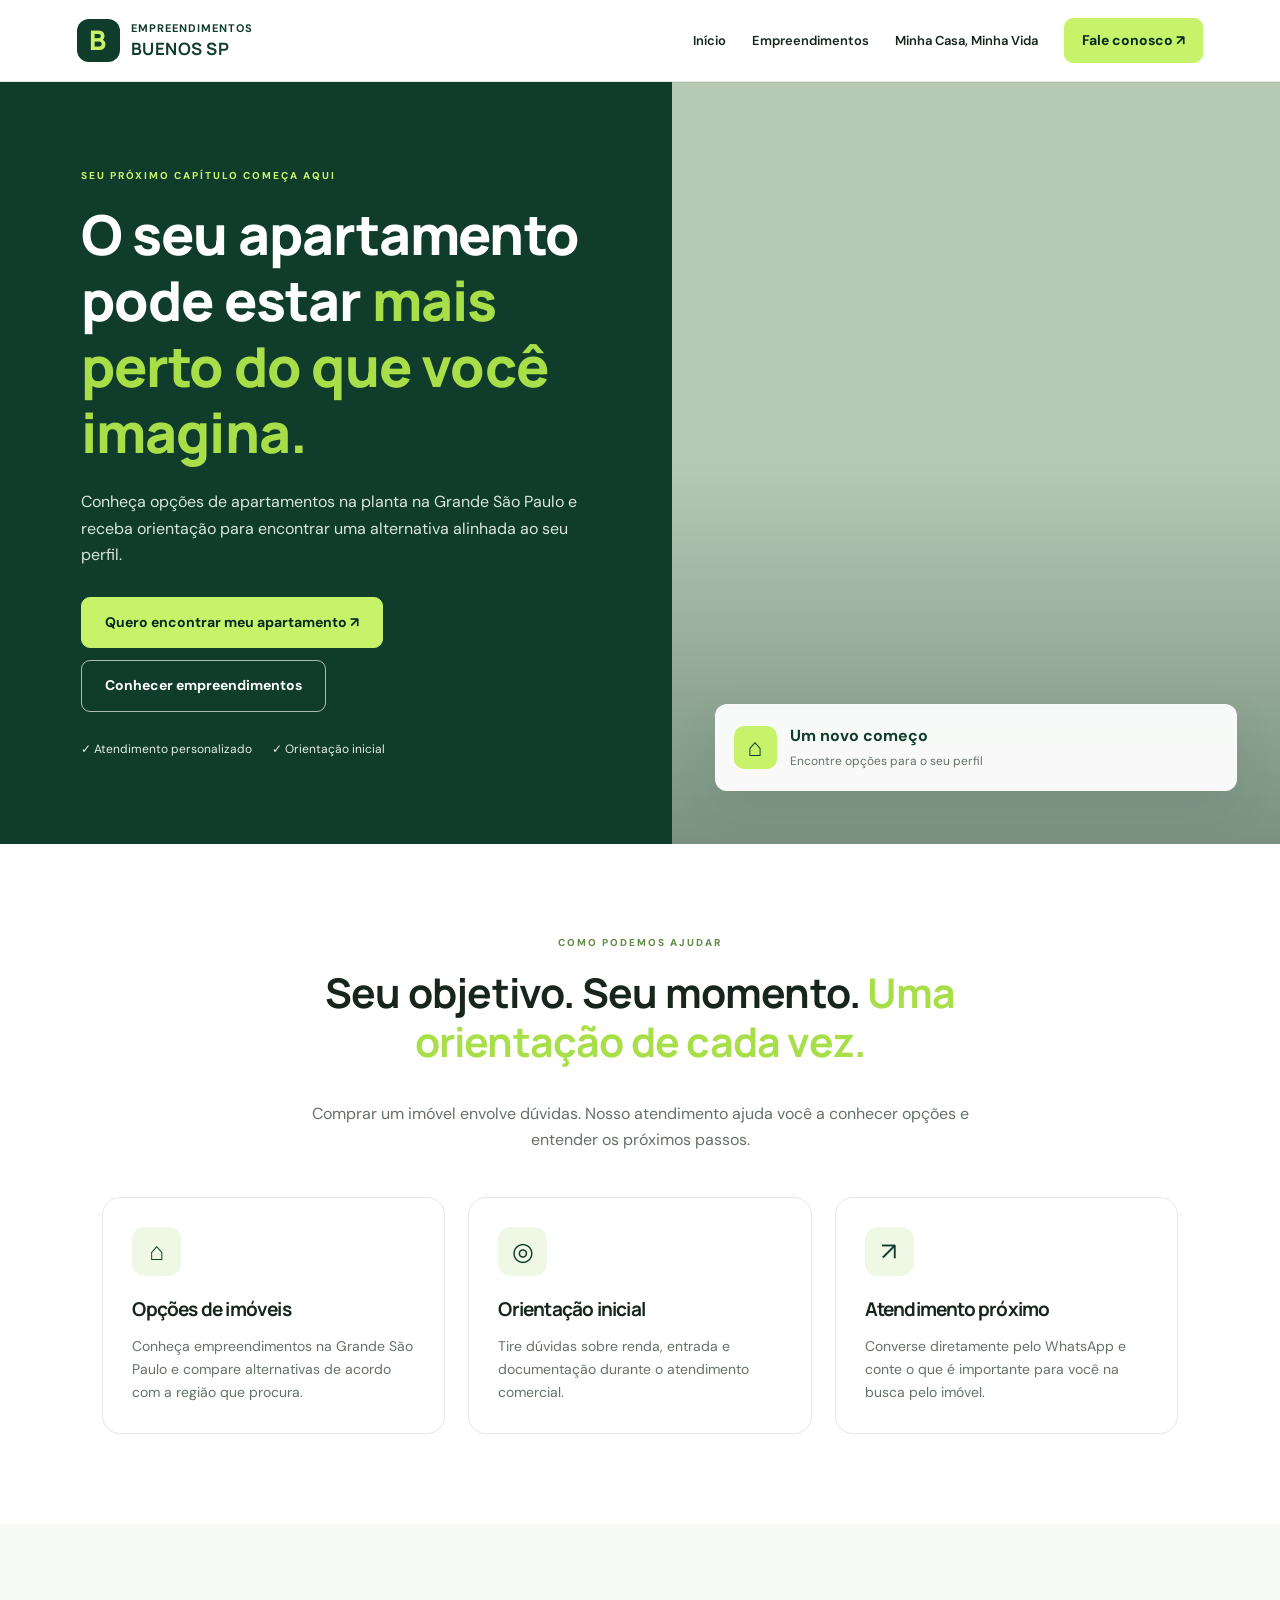
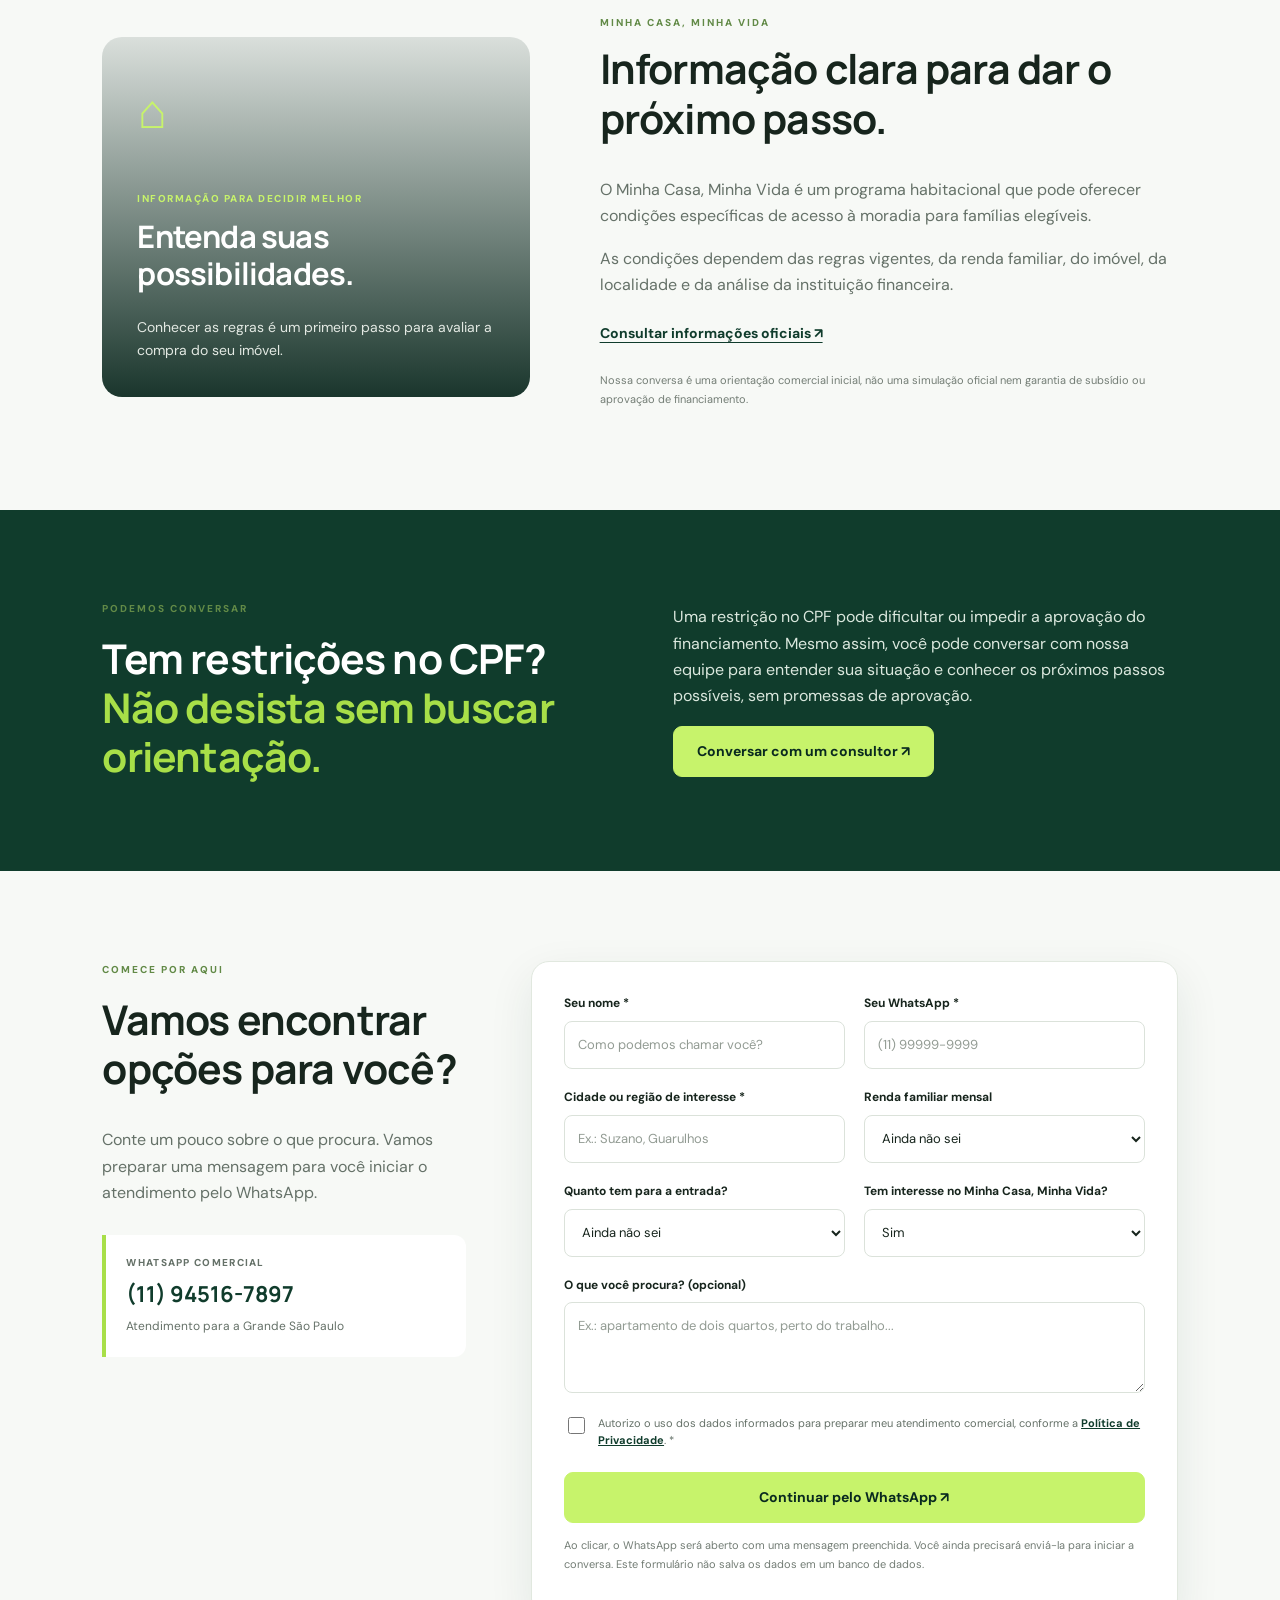
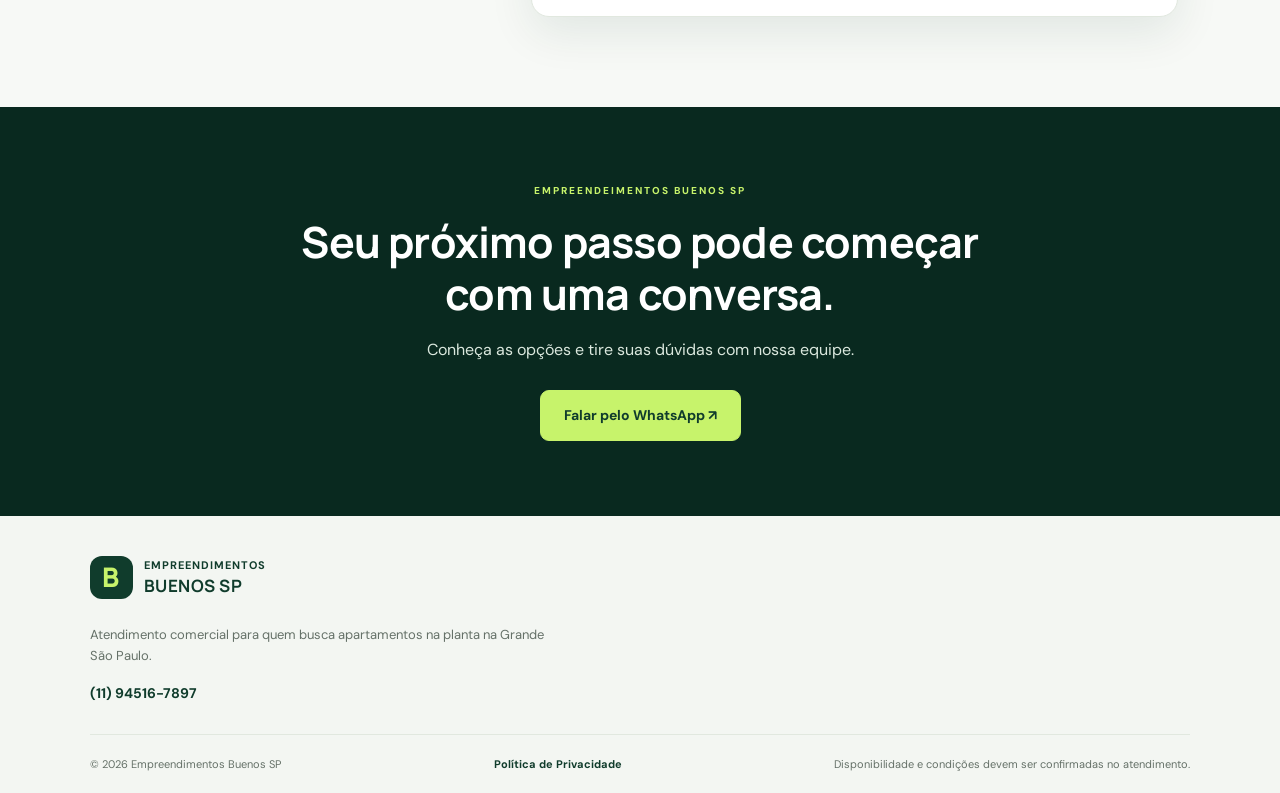
<file: index.html>
<!DOCTYPE html>
<html lang="pt-BR">
<head>
  <meta charset="UTF-8">
  <meta name="viewport" content="width=device-width, initial-scale=1.0">
  <meta name="theme-color" content="#103c2c">
  <meta name="description" content="Conheça opções de apartamentos na planta na Grande São Paulo com atendimento personalizado da Empreendimentos Buenos SP.">
  <title>Empreendimentos Buenos SP | Seu próximo apartamento</title>
  <link rel="stylesheet" href="styles.css">
  <script src="app.js" defer></script>
</head>
<body>

  <header class="header">
    <a class="logo" href="index.html">
      <span class="logo-icon">B</span>
      <span>EMPREENDIMENTOS <strong>BUENOS SP</strong></span>
    </a>

    <button class="menu-toggle" id="menu-toggle" aria-label="Abrir menu" aria-expanded="false">☰</button>

    <nav class="nav" id="nav">
      <a href="index.html">Início</a>
      <a href="empreendimentos.html">Empreendimentos</a>
      <a href="#minha-casa">Minha Casa, Minha Vida</a>
      <a class="button button-small" href="https://wa.me/5511945167897" target="_blank" rel="noopener noreferrer">Fale conosco ↗</a>
    </nav>
  </header>

  <main>
    <section class="hero">
      <div class="hero-content">
        <span class="eyebrow">SEU PRÓXIMO CAPÍTULO COMEÇA AQUI</span>
        <h1>O seu apartamento pode estar <span>mais perto do que você imagina.</span></h1>
        <p>Conheça opções de apartamentos na planta na Grande São Paulo e receba orientação para encontrar uma alternativa alinhada ao seu perfil.</p>
        <div class="hero-actions">
          <a class="button" href="#atendimento">Quero encontrar meu apartamento ↗</a>
          <a class="button button-outline" href="empreendimentos.html">Conhecer empreendimentos</a>
        </div>
        <div class="trust-line">
          <span>✓ Atendimento personalizado</span>
          <span>✓ Orientação inicial</span>
        </div>
      </div>
      <div class="hero-image" role="img" aria-label="Imagem ilustrativa de edifícios residenciais modernos">
        <div class="image-note">
          <span class="image-note-icon">⌂</span>
          <div><strong>Um novo começo</strong><small>Encontre opções para o seu perfil</small></div>
        </div>
      </div>
    </section>

    <section class="section intro-section">
      <div class="section-heading">
        <span class="eyebrow">COMO PODEMOS AJUDAR</span>
        <h2>Seu objetivo. Seu momento. <span>Uma orientação de cada vez.</span></h2>
        <p>Comprar um imóvel envolve dúvidas. Nosso atendimento ajuda você a conhecer opções e entender os próximos passos.</p>
      </div>
      <div class="feature-grid">
        <article class="feature-card">
          <span class="feature-icon">⌂</span>
          <h3>Opções de imóveis</h3>
          <p>Conheça empreendimentos na Grande São Paulo e compare alternativas de acordo com a região que procura.</p>
        </article>
        <article class="feature-card">
          <span class="feature-icon">◎</span>
          <h3>Orientação inicial</h3>
          <p>Tire dúvidas sobre renda, entrada e documentação durante o atendimento comercial.</p>
        </article>
        <article class="feature-card">
          <span class="feature-icon">↗</span>
          <h3>Atendimento próximo</h3>
          <p>Converse diretamente pelo WhatsApp e conte o que é importante para você na busca pelo imóvel.</p>
        </article>
      </div>
    </section>

    <section class="section program-section" id="minha-casa">
      <div class="program-visual">
        <span class="program-symbol">⌂</span>
        <span>INFORMAÇÃO PARA DECIDIR MELHOR</span>
        <h3>Entenda suas possibilidades.</h3>
        <p>Conhecer as regras é um primeiro passo para avaliar a compra do seu imóvel.</p>
      </div>
      <div class="program-content">
        <span class="eyebrow">MINHA CASA, MINHA VIDA</span>
        <h2>Informação clara para dar o próximo passo.</h2>
        <p>O Minha Casa, Minha Vida é um programa habitacional que pode oferecer condições específicas de acesso à moradia para famílias elegíveis.</p>
        <p>As condições dependem das regras vigentes, da renda familiar, do imóvel, da localidade e da análise da instituição financeira.</p>
        <a class="text-link" href="https://www.gov.br/cidades/" target="_blank" rel="noopener noreferrer">Consultar informações oficiais ↗</a>
        <p class="fine-print">Nossa conversa é uma orientação comercial inicial, não uma simulação oficial nem garantia de subsídio ou aprovação de financiamento.</p>
      </div>
    </section>

    <section class="section welcome-section">
      <div>
        <span class="eyebrow">PODEMOS CONVERSAR</span>
        <h2>Tem restrições no CPF? <span>Não desista sem buscar orientação.</span></h2>
      </div>
      <div>
        <p>Uma restrição no CPF pode dificultar ou impedir a aprovação do financiamento. Mesmo assim, você pode conversar com nossa equipe para entender sua situação e conhecer os próximos passos possíveis, sem promessas de aprovação.</p>
        <a class="button" href="https://wa.me/5511945167897?text=Ol%C3%A1!%20Gostaria%20de%20conversar%20sobre%20a%20compra%20de%20um%20apartamento." target="_blank" rel="noopener noreferrer">Conversar com um consultor ↗</a>
      </div>
    </section>

    <section class="section form-section" id="atendimento">
      <div class="form-intro">
        <span class="eyebrow">COMECE POR AQUI</span>
        <h2>Vamos encontrar opções para você?</h2>
        <p>Conte um pouco sobre o que procura. Vamos preparar uma mensagem para você iniciar o atendimento pelo WhatsApp.</p>
        <div class="contact-highlight">
          <span>WHATSAPP COMERCIAL</span>
          <strong>(11) 94516-7897</strong>
          <small>Atendimento para a Grande São Paulo</small>
        </div>
      </div>

      <form id="lead-form" class="lead-form">
        <div class="form-grid">
          <div class="field">
            <label for="nome">Seu nome *</label>
            <input id="nome" name="nome" type="text" autocomplete="name" maxlength="100" required placeholder="Como podemos chamar você?">
          </div>
          <div class="field">
            <label for="telefone">Seu WhatsApp *</label>
            <input id="telefone" name="telefone" type="tel" autocomplete="tel" maxlength="20" required placeholder="(11) 99999-9999">
          </div>
          <div class="field">
            <label for="regiao">Cidade ou região de interesse *</label>
            <input id="regiao" name="regiao" type="text" maxlength="100" required placeholder="Ex.: Suzano, Guarulhos">
          </div>
          <div class="field">
            <label for="renda">Renda familiar mensal</label>
            <select id="renda" name="renda">
              <option value="Ainda não sei">Ainda não sei</option>
              <option value="Até R$ 2.000">Até R$ 2.000</option>
              <option value="R$ 2.001 a R$ 3.000">R$ 2.001 a R$ 3.000</option>
              <option value="R$ 3.001 a R$ 5.000">R$ 3.001 a R$ 5.000</option>
              <option value="R$ 5.001 a R$ 8.000">R$ 5.001 a R$ 8.000</option>
              <option value="Acima de R$ 8.000">Acima de R$ 8.000</option>
              <option value="Prefiro informar no atendimento">Prefiro informar no atendimento</option>
            </select>
          </div>
          <div class="field">
            <label for="entrada">Quanto tem para a entrada?</label>
            <select id="entrada" name="entrada">
              <option value="Ainda não sei">Ainda não sei</option>
              <option value="Sem valor disponível no momento">Sem valor disponível no momento</option>
              <option value="Até R$ 5.000">Até R$ 5.000</option>
              <option value="R$ 5.001 a R$ 15.000">R$ 5.001 a R$ 15.000</option>
              <option value="R$ 15.001 a R$ 30.000">R$ 15.001 a R$ 30.000</option>
              <option value="Acima de R$ 30.000">Acima de R$ 30.000</option>
              <option value="Prefiro informar no atendimento">Prefiro informar no atendimento</option>
            </select>
          </div>
          <div class="field">
            <label for="mcmv">Tem interesse no Minha Casa, Minha Vida?</label>
            <select id="mcmv" name="mcmv">
              <option value="Sim">Sim</option>
              <option value="Não">Não</option>
              <option value="Quero entender melhor">Quero entender melhor</option>
            </select>
          </div>
          <div class="field field-full">
            <label for="observacoes">O que você procura? (opcional)</label>
            <textarea id="observacoes" name="observacoes" rows="3" maxlength="500" placeholder="Ex.: apartamento de dois quartos, perto do trabalho..."></textarea>
          </div>
        </div>

        <label class="privacy-check">
          <input type="checkbox" id="consentimento" required>
          <span>Autorizo o uso dos dados informados para preparar meu atendimento comercial, conforme a <a href="privacidade.html" target="_blank">Política de Privacidade</a>. *</span>
        </label>

        <button class="button submit-button" type="submit">Continuar pelo WhatsApp ↗</button>
        <p id="form-message" class="form-message" role="status" aria-live="polite"></p>
        <p class="fine-print">Ao clicar, o WhatsApp será aberto com uma mensagem preenchida. Você ainda precisará enviá-la para iniciar a conversa. Este formulário não salva os dados em um banco de dados.</p>
      </form>
    </section>

    <section class="final-cta">
      <span class="eyebrow">EMPREENDEIMENTOS BUENOS SP</span>
      <h2>Seu próximo passo pode começar com uma conversa.</h2>
      <p>Conheça as opções e tire suas dúvidas com nossa equipe.</p>
      <a class="button button-light" href="https://wa.me/5511945167897" target="_blank" rel="noopener noreferrer">Falar pelo WhatsApp ↗</a>
    </section>
  </main>

  <footer class="footer">
    <div class="footer-main">
      <a class="logo logo-footer" href="index.html">
        <span class="logo-icon">B</span>
        <span>EMPREENDIMENTOS <strong>BUENOS SP</strong></span>
      </a>
      <p>Atendimento comercial para quem busca apartamentos na planta na Grande São Paulo.</p>
      <a href="https://wa.me/5511945167897" target="_blank" rel="noopener noreferrer">(11) 94516-7897</a>
    </div>
    <div class="footer-bottom">
      <span>© <span id="current-year">2026</span> Empreendimentos Buenos SP</span>
      <a href="privacidade.html">Política de Privacidade</a>
      <span>Disponibilidade e condições devem ser confirmadas no atendimento.</span>
    </div>
  </footer>

</body>
</html>
</file>
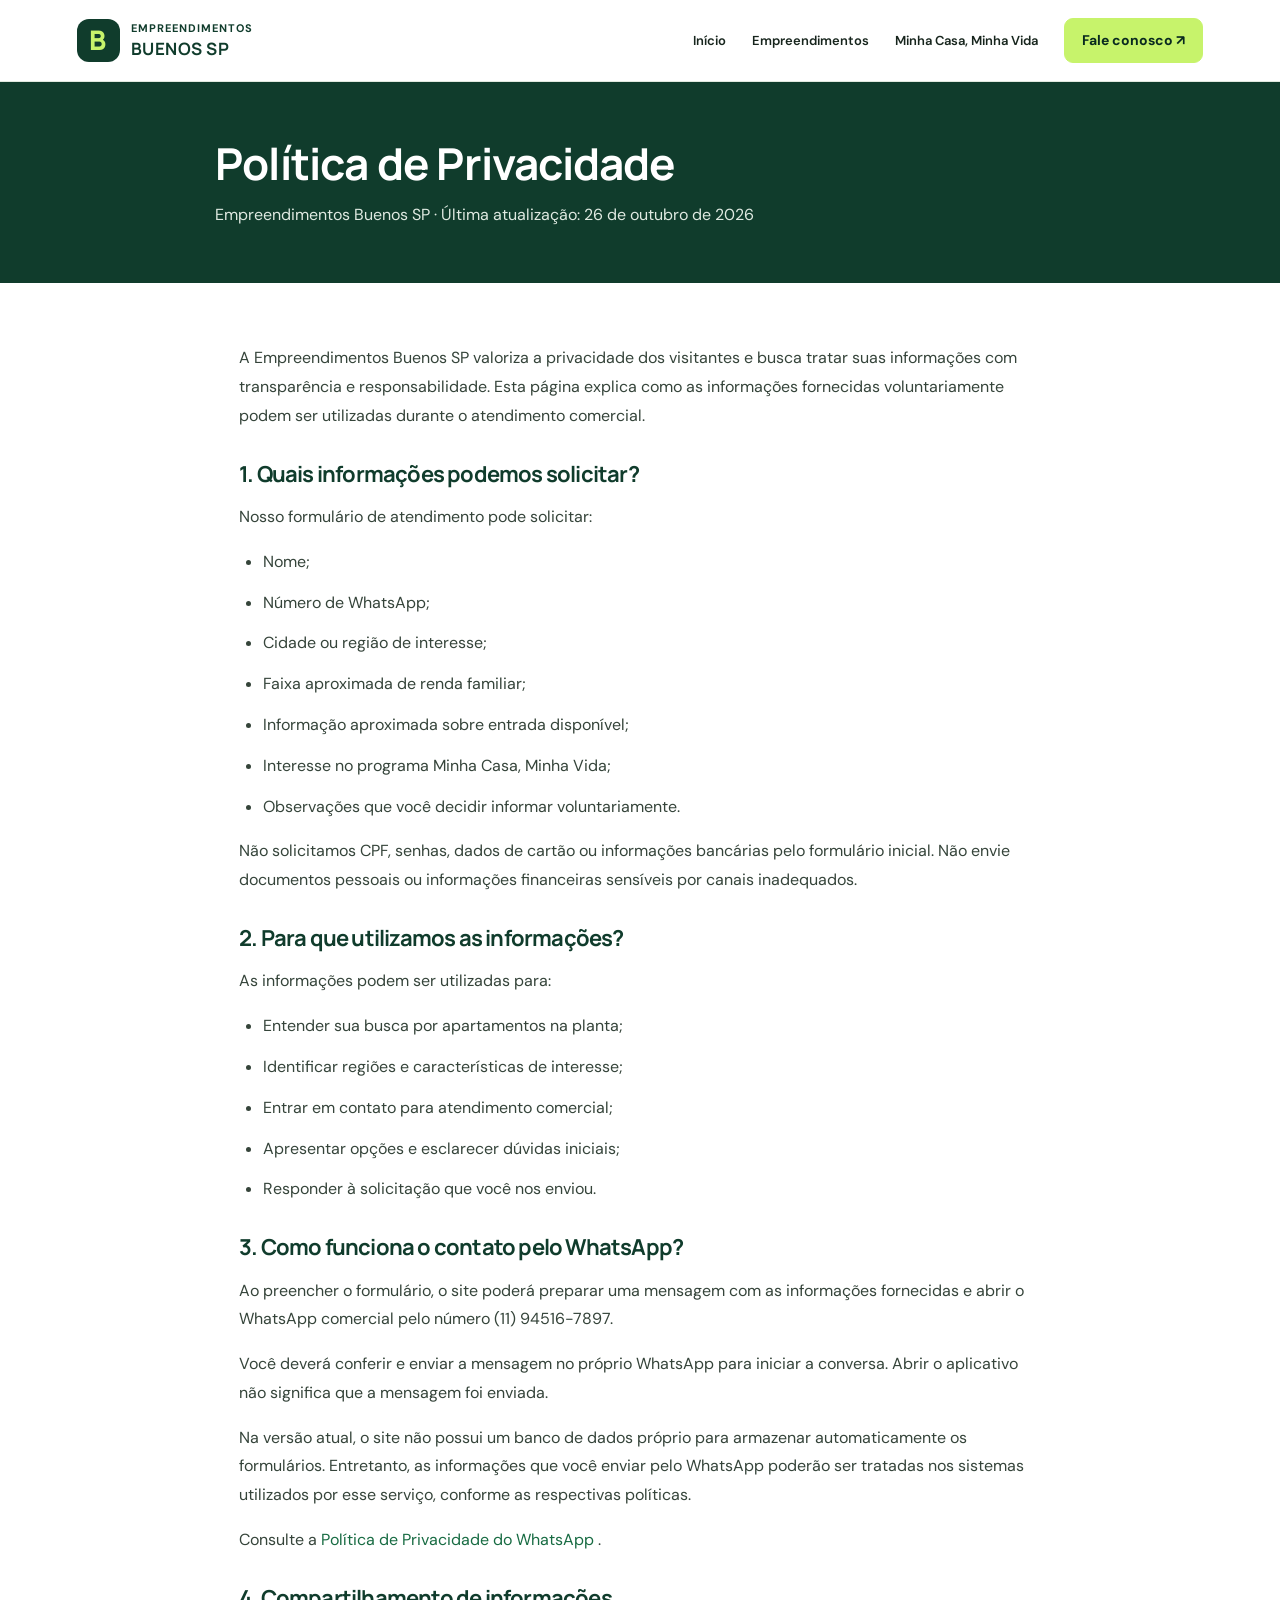
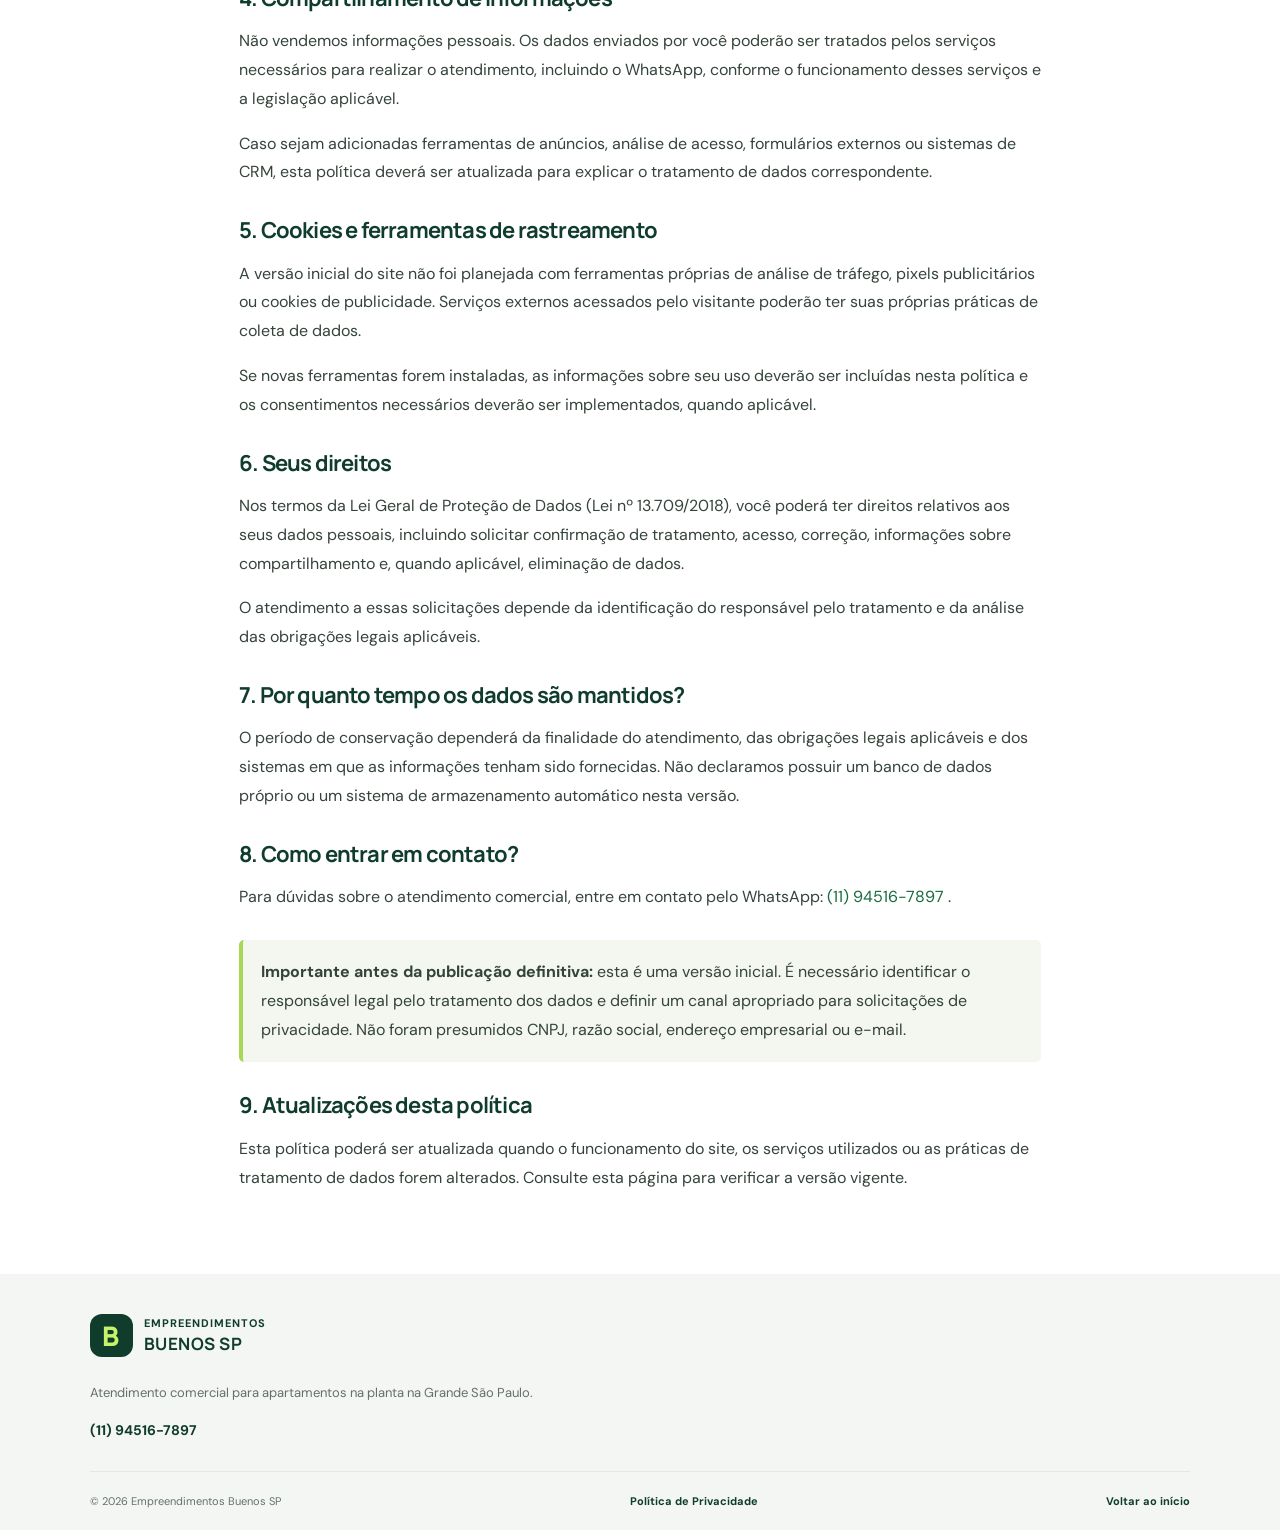
<file: privacidade.html>
<!DOCTYPE html>
<html lang="pt-BR">
<head>
  <meta charset="UTF-8">
  <meta name="viewport" content="width=device-width, initial-scale=1.0">
  <meta name="description" content="Conheça a política de privacidade da Empreendimentos Buenos SP e saiba como tratamos as informações fornecidas no atendimento comercial.">
  <meta name="theme-color" content="#103c2c">
  <title>Política de Privacidade | Empreendimentos Buenos SP</title>
  <link rel="stylesheet" href="styles.css">
  <style>
    .privacy-hero {
      padding: 55px 6%;
      background: #103c2c;
      color: white;
    }

    .privacy-hero h1 {
      max-width: 850px;
      margin: 0 auto 12px;
      font-size: clamp(30px, 5vw, 44px);
    }

    .privacy-hero p {
      max-width: 850px;
      margin: auto;
      color: #e0eae2;
    }

    .privacy-content {
      max-width: 850px;
      margin: 0 auto;
      padding: 45px 24px 70px;
      line-height: 1.8;
      color: #35443a;
    }

    .privacy-content h2 {
      margin-top: 30px;
      margin-bottom: 10px;
      color: #103c2c;
      font-size: 22px;
    }

    .privacy-content p,
    .privacy-content li {
      margin-bottom: 12px;
    }

    .privacy-content ul {
      padding-left: 24px;
    }

    .privacy-content a {
      color: #176b42;
      overflow-wrap: anywhere;
    }

    .privacy-warning {
      margin-top: 28px;
      padding: 18px;
      border-left: 4px solid #a6d957;
      background: #f3f7ef;
      border-radius: 5px;
    }

    @media (max-width: 600px) {
      .privacy-content { padding: 30px 20px 50px; }
    }
  </style>
</head>

<body>
  <header class="header">
    <a class="logo" href="index.html">
      <span class="logo-icon">B</span>
      <span>EMPREENDIMENTOS <strong>BUENOS SP</strong></span>
    </a>

    <button class="menu-toggle" id="menu-toggle"
      aria-label="Abrir menu" aria-expanded="false">☰</button>

    <nav class="nav" id="nav">
      <a href="index.html">Início</a>
      <a href="empreendimentos.html">Empreendimentos</a>
      <a href="index.html#minha-casa">Minha Casa, Minha Vida</a>
      <a class="button button-small"
         href="https://wa.me/5511945167897"
         target="_blank" rel="noopener noreferrer">Fale conosco ↗</a>
    </nav>
  </header>

  <main>
    <section class="privacy-hero">
      <h1>Política de Privacidade</h1>
      <p>Empreendimentos Buenos SP · Última atualização: 26 de outubro de 2026</p>
    </section>

    <article class="privacy-content">
      <p>
        A Empreendimentos Buenos SP valoriza a privacidade dos visitantes
        e busca tratar suas informações com transparência e responsabilidade.
        Esta página explica como as informações fornecidas voluntariamente
        podem ser utilizadas durante o atendimento comercial.
      </p>

      <h2>1. Quais informações podemos solicitar?</h2>
      <p>Nosso formulário de atendimento pode solicitar:</p>
      <ul>
        <li>Nome;</li>
        <li>Número de WhatsApp;</li>
        <li>Cidade ou região de interesse;</li>
        <li>Faixa aproximada de renda familiar;</li>
        <li>Informação aproximada sobre entrada disponível;</li>
        <li>Interesse no programa Minha Casa, Minha Vida;</li>
        <li>Observações que você decidir informar voluntariamente.</li>
      </ul>

      <p>
        Não solicitamos CPF, senhas, dados de cartão ou informações bancárias
        pelo formulário inicial. Não envie documentos pessoais ou informações
        financeiras sensíveis por canais inadequados.
      </p>

      <h2>2. Para que utilizamos as informações?</h2>
      <p>As informações podem ser utilizadas para:</p>
      <ul>
        <li>Entender sua busca por apartamentos na planta;</li>
        <li>Identificar regiões e características de interesse;</li>
        <li>Entrar em contato para atendimento comercial;</li>
        <li>Apresentar opções e esclarecer dúvidas iniciais;</li>
        <li>Responder à solicitação que você nos enviou.</li>
      </ul>

      <h2>3. Como funciona o contato pelo WhatsApp?</h2>
      <p>
        Ao preencher o formulário, o site poderá preparar uma mensagem com
        as informações fornecidas e abrir o WhatsApp comercial pelo número
        (11) 94516-7897.
      </p>
      <p>
        Você deverá conferir e enviar a mensagem no próprio WhatsApp para
        iniciar a conversa. Abrir o aplicativo não significa que a mensagem
        foi enviada.
      </p>
      <p>
        Na versão atual, o site não possui um banco de dados próprio para
        armazenar automaticamente os formulários. Entretanto, as informações
        que você enviar pelo WhatsApp poderão ser tratadas nos sistemas
        utilizados por esse serviço, conforme as respectivas políticas.
      </p>
      <p>
        Consulte a
        <a href="https://www.whatsapp.com/legal/privacy-policy"
           target="_blank" rel="noopener noreferrer">
          Política de Privacidade do WhatsApp
        </a>.
      </p>

      <h2>4. Compartilhamento de informações</h2>
      <p>
        Não vendemos informações pessoais. Os dados enviados por você poderão
        ser tratados pelos serviços necessários para realizar o atendimento,
        incluindo o WhatsApp, conforme o funcionamento desses serviços e a
        legislação aplicável.
      </p>
      <p>
        Caso sejam adicionadas ferramentas de anúncios, análise de acesso,
        formulários externos ou sistemas de CRM, esta política deverá ser
        atualizada para explicar o tratamento de dados correspondente.
      </p>

      <h2>5. Cookies e ferramentas de rastreamento</h2>
      <p>
        A versão inicial do site não foi planejada com ferramentas próprias
        de análise de tráfego, pixels publicitários ou cookies de publicidade.
        Serviços externos acessados pelo visitante poderão ter suas próprias
        práticas de coleta de dados.
      </p>
      <p>
        Se novas ferramentas forem instaladas, as informações sobre seu uso
        deverão ser incluídas nesta política e os consentimentos necessários
        deverão ser implementados, quando aplicável.
      </p>

      <h2>6. Seus direitos</h2>
      <p>
        Nos termos da Lei Geral de Proteção de Dados (Lei nº 13.709/2018),
        você poderá ter direitos relativos aos seus dados pessoais, incluindo
        solicitar confirmação de tratamento, acesso, correção, informações
        sobre compartilhamento e, quando aplicável, eliminação de dados.
      </p>
      <p>
        O atendimento a essas solicitações depende da identificação do
        responsável pelo tratamento e da análise das obrigações legais
        aplicáveis.
      </p>

      <h2>7. Por quanto tempo os dados são mantidos?</h2>
      <p>
        O período de conservação dependerá da finalidade do atendimento,
        das obrigações legais aplicáveis e dos sistemas em que as informações
        tenham sido fornecidas. Não declaramos possuir um banco de dados
        próprio ou um sistema de armazenamento automático nesta versão.
      </p>

      <h2>8. Como entrar em contato?</h2>
      <p>
        Para dúvidas sobre o atendimento comercial, entre em contato pelo
        WhatsApp:
        <a href="https://wa.me/5511945167897"
           target="_blank" rel="noopener noreferrer">
          (11) 94516-7897
        </a>.
      </p>

      <div class="privacy-warning">
        <strong>Importante antes da publicação definitiva:</strong>
        esta é uma versão inicial. É necessário identificar o responsável
        legal pelo tratamento dos dados e definir um canal apropriado para
        solicitações de privacidade. Não foram presumidos CNPJ, razão social,
        endereço empresarial ou e-mail.
      </div>

      <h2>9. Atualizações desta política</h2>
      <p>
        Esta política poderá ser atualizada quando o funcionamento do site,
        os serviços utilizados ou as práticas de tratamento de dados forem
        alterados. Consulte esta página para verificar a versão vigente.
      </p>
    </article>
  </main>

  <footer class="footer">
    <div class="footer-main">
      <a class="logo logo-footer" href="index.html">
        <span class="logo-icon">B</span>
        <span>EMPREENDIMENTOS <strong>BUENOS SP</strong></span>
      </a>
      <p>Atendimento comercial para apartamentos na planta na Grande São Paulo.</p>
      <a href="https://wa.me/5511945167897"
         target="_blank" rel="noopener noreferrer">(11) 94516-7897</a>
    </div>

    <div class="footer-bottom">
      <span>© 2026 Empreendimentos Buenos SP</span>
      <a href="privacidade.html">Política de Privacidade</a>
      <a href="index.html">Voltar ao início</a>
    </div>
  </footer>

  <script>
    const menuToggle = document.getElementById("menu-toggle");
    const nav = document.getElementById("nav");

    if (menuToggle && nav) {
      menuToggle.addEventListener("click", function () {
        const isOpen = nav.classList.toggle("open");
        menuToggle.setAttribute("aria-expanded", String(isOpen));
        menuToggle.setAttribute(
          "aria-label",
          isOpen ? "Fechar menu" : "Abrir menu"
        );
        menuToggle.textContent = isOpen ? "✕" : "☰";
      });

      nav.querySelectorAll("a").forEach(function (link) {
        link.addEventListener("click", function () {
          nav.classList.remove("open");
          menuToggle.setAttribute("aria-expanded", "false");
          menuToggle.setAttribute("aria-label", "Abrir menu");
          menuToggle.textContent = "☰";
        });
      });
    }
  </script>
</body>
</html>
</file>
<file: styles.css>
@import url('https://fonts.googleapis.com/css2?family=DM+Sans:wght@400;500;600;700&family=Manrope:wght@400;500;600;700;800&display=swap');

:root {
  --green: #103c2c;
  --green-dark: #09291f;
  --lime: #c7f36b;
  --lime-dark: #a8df48;
  --white: #ffffff;
  --background: #f7f9f6;
  --text: #17251d;
  --muted: #657168;
  --border: #e1e8df;
  --radius: 18px;
  --shadow: 0 16px 45px rgba(16, 60, 44, 0.09);
}

* {
  box-sizing: border-box;
}

html {
  scroll-behavior: smooth;
  scroll-padding-top: 95px;
}

body {
  margin: 0;
  font-family: 'DM Sans', Arial, sans-serif;
  color: var(--text);
  background: var(--white);
  line-height: 1.65;
}

a {
  color: inherit;
  text-decoration: none;
}

button,
input,
select,
textarea {
  font: inherit;
}

button,
a {
  -webkit-tap-highlight-color: transparent;
}

button:focus-visible,
a:focus-visible,
input:focus-visible,
select:focus-visible,
textarea:focus-visible {
  outline: 3px solid var(--lime-dark);
  outline-offset: 3px;
}

.header {
  position: sticky;
  top: 0;
  z-index: 100;
  min-height: 82px;
  padding: 14px 6%;
  display: flex;
  align-items: center;
  justify-content: space-between;
  gap: 24px;
  background: rgba(255, 255, 255, 0.97);
  border-bottom: 1px solid var(--border);
}

.logo {
  display: inline-flex;
  align-items: center;
  gap: 11px;
  color: var(--green);
  font-size: 11px;
  font-weight: 700;
  letter-spacing: 1px;
  line-height: 1.5;
}

.logo strong {
  display: block;
  font-family: 'Manrope', Arial, sans-serif;
  font-size: 17px;
  letter-spacing: 0.5px;
}

.logo-icon {
  display: grid;
  place-items: center;
  width: 43px;
  height: 43px;
  flex-shrink: 0;
  border-radius: 12px;
  background: var(--green);
  color: var(--lime);
  font-family: 'Manrope', Arial, sans-serif;
  font-size: 27px;
  font-weight: 800;
}

.nav {
  display: flex;
  align-items: center;
  gap: 26px;
  font-size: 13px;
  font-weight: 600;
}

.nav > a:not(.button):hover,
.text-link:hover {
  color: #477b35;
}

.menu-toggle {
  display: none;
  border: 0;
  background: transparent;
  color: var(--green);
  font-size: 27px;
  cursor: pointer;
}

.button {
  min-height: 50px;
  display: inline-flex;
  align-items: center;
  justify-content: center;
  gap: 8px;
  padding: 13px 23px;
  border: 1px solid var(--lime);
  border-radius: 9px;
  background: var(--lime);
  color: var(--green-dark);
  font-size: 14px;
  font-weight: 700;
  text-align: center;
  cursor: pointer;
  transition: background 0.2s, transform 0.2s;
}

.button:hover {
  background: var(--lime-dark);
  transform: translateY(-1px);
}

.button-small {
  min-height: 42px;
  padding: 10px 17px;
}

.button-outline {
  border-color: rgba(255, 255, 255, 0.65);
  background: transparent;
  color: white;
}

.button-outline:hover {
  background: white;
  color: var(--green);
}

.hero {
  min-height: 590px;
  display: grid;
  grid-template-columns: 1.05fr 0.95fr;
  background: var(--green);
  color: white;
}

.hero-content {
  align-self: center;
  padding: 85px 8% 85px 12%;
}

.eyebrow {
  display: block;
  margin-bottom: 17px;
  color: #628a47;
  font-size: 10px;
  font-weight: 800;
  letter-spacing: 2px;
  line-height: 1.7;
}

.hero .eyebrow,
.final-cta .eyebrow {
  color: var(--lime);
}

h1,
h2,
h3 {
  margin-top: 0;
  font-family: 'Manrope', Arial, sans-serif;
  line-height: 1.2;
  letter-spacing: -0.8px;
}

.hero h1 {
  max-width: 650px;
  margin-bottom: 24px;
  font-size: clamp(36px, 4.3vw, 57px);
  font-weight: 800;
}

.hero h1 span,
.section-heading h2 span,
.welcome-section h2 span {
  color: var(--lime-dark);
}

.hero-content > p {
  max-width: 520px;
  margin-bottom: 29px;
  color: #d9e6dd;
  font-size: 16px;
}

.hero-actions {
  display: flex;
  flex-wrap: wrap;
  gap: 12px;
}

.trust-line {
  display: flex;
  flex-wrap: wrap;
  gap: 20px;
  margin-top: 28px;
  color: #e2eee5;
  font-size: 12px;
}

.hero-image {
  position: relative;
  min-height: 440px;
  background-color: #b5c9b4;
  background-image:
    linear-gradient(0deg, rgba(7, 37, 27, 0.34), transparent 50%),
    url('https://images.unsplash.com/photo-1600607687939-ce8a6c25118c?auto=format&fit=crop&w=1200&q=85');
  background-size: cover;
  background-position: center;
}

.image-note {
  position: absolute;
  right: 7%;
  bottom: 7%;
  left: 7%;
  display: flex;
  align-items: center;
  gap: 13px;
  padding: 18px;
  border: 1px solid rgba(255, 255, 255, 0.35);
  border-radius: 12px;
  background: rgba(255, 255, 255, 0.94);
  color: var(--green);
  box-shadow: var(--shadow);
}

.image-note-icon {
  display: grid;
  place-items: center;
  width: 43px;
  height: 43px;
  border-radius: 10px;
  background: var(--lime);
  font-size: 25px;
}

.image-note strong,
.image-note small {
  display: block;
}

.image-note small {
  margin-top: 3px;
  color: var(--muted);
  font-size: 12px;
}

.section {
  padding: 90px 8%;
}

.section-heading {
  max-width: 690px;
  margin: 0 auto 44px;
  text-align: center;
}

.section-heading h2,
.program-content h2,
.welcome-section h2,
.form-intro h2 {
  font-size: clamp(29px, 3.2vw, 42px);
}

.section-heading > p,
.program-content > p,
.welcome-section p,
.form-intro > p {
  color: var(--muted);
}

.feature-grid {
  display: grid;
  grid-template-columns: repeat(3, minmax(0, 1fr));
  gap: 23px;
}

.feature-card {
  padding: 29px;
  border: 1px solid var(--border);
  border-radius: var(--radius);
  background: white;
  transition: transform 0.2s, box-shadow 0.2s;
}

.feature-card:hover {
  transform: translateY(-4px);
  box-shadow: var(--shadow);
}

.feature-icon {
  display: grid;
  place-items: center;
  width: 49px;
  height: 49px;
  margin-bottom: 22px;
  border-radius: 13px;
  background: #eff8e4;
  color: var(--green);
  font-size: 25px;
}

.feature-card h3 {
  margin-bottom: 11px;
  font-size: 19px;
}

.feature-card p {
  margin-bottom: 0;
  color: var(--muted);
  font-size: 14px;
}

.program-section {
  display: grid;
  grid-template-columns: 0.85fr 1.15fr;
  align-items: center;
  gap: 70px;
  background: var(--background);
}

.program-visual {
  min-height: 360px;
  display: flex;
  flex-direction: column;
  align-items: flex-start;
  justify-content: flex-end;
  padding: 35px;
  border-radius: 20px;
  background:
    linear-gradient(0deg, rgba(7, 37, 27, 0.92), rgba(7, 37, 27, 0.12)),
    url('https://images.unsplash.com/photo-1600566753086-00f18fb6b3ea?auto=format&fit=crop&w=1000&q=85') center/cover;
  color: white;
}

.program-symbol {
  margin-bottom: auto;
  color: var(--lime);
  font-size: 48px;
}

.program-visual > span:nth-child(2) {
  color: var(--lime);
  font-size: 10px;
  font-weight: 800;
  letter-spacing: 1.5px;
}

.program-visual h3 {
  margin: 10px 0;
  font-size: 31px;
}

.program-visual p {
  margin-bottom: 0;
  color: #e3e9e3;
  font-size: 14px;
}

.program-content .eyebrow {
  margin-bottom: 13px;
}

.text-link {
  display: inline-block;
  margin: 8px 0 15px;
  color: var(--green);
  font-size: 14px;
  font-weight: 700;
  text-decoration: underline;
  text-underline-offset: 4px;
}

.fine-print {
  color: #737d75 !important;
  font-size: 11px !important;
  line-height: 1.7;
}

.welcome-section {
  display: grid;
  grid-template-columns: 1fr 1fr;
  align-items: center;
  gap: 65px;
  background: var(--green);
  color: white;
}

.welcome-section h2 {
  margin-bottom: 0;
}

.welcome-section p {
  margin-top: 0;
  color: #dbe8de;
}

.form-section {
  display: grid;
  grid-template-columns: 0.72fr 1.28fr;
  align-items: start;
  gap: 65px;
  background: var(--background);
}

.contact-highlight {
  display: flex;
  flex-direction: column;
  align-items: flex-start;
  gap: 5px;
  margin-top: 28px;
  padding: 20px;
  border-left: 4px solid var(--lime-dark);
  border-radius: 0 12px 12px 0;
  background: white;
}

.contact-highlight span {
  color: var(--muted);
  font-size: 10px;
  font-weight: 800;
  letter-spacing: 1.3px;
}

.contact-highlight strong {
  color: var(--green);
  font-family: 'Manrope', Arial, sans-serif;
  font-size: 22px;
}

.contact-highlight small {
  color: var(--muted);
  font-size: 12px;
}

.lead-form {
  padding: 32px;
  border: 1px solid var(--border);
  border-radius: 18px;
  background: white;
  box-shadow: var(--shadow);
}

.form-grid {
  display: grid;
  grid-template-columns: repeat(2, minmax(0, 1fr));
  gap: 19px;
}

.field {
  display: flex;
  flex-direction: column;
  gap: 7px;
}

.field-full {
  grid-column: 1 / -1;
}

.field label {
  font-size: 12px;
  font-weight: 700;
}

.field input,
.field select,
.field textarea {
  width: 100%;
  min-height: 48px;
  padding: 12px 13px;
  border: 1px solid #dbe2da;
  border-radius: 8px;
  background: #fff;
  color: var(--text);
  font-size: 13px;
}

.field textarea {
  resize: vertical;
}

.field input::placeholder,
.field textarea::placeholder {
  color: #929b93;
}

.privacy-check {
  display: flex;
  align-items: flex-start;
  gap: 10px;
  margin: 22px 0;
  color: var(--muted);
  font-size: 11px;
  line-height: 1.6;
}

.privacy-check input {
  width: 17px;
  height: 17px;
  margin-top: 2px;
  flex-shrink: 0;
  accent-color: var(--green);
}

.privacy-check a {
  color: var(--green);
  font-weight: 700;
  text-decoration: underline;
}

.submit-button {
  width: 100%;
}

.form-message {
  margin-bottom: 0;
  color: var(--green);
  font-size: 13px;
}

.final-cta {
  padding: 75px 7%;
  background: var(--green-dark);
  color: white;
  text-align: center;
}

.final-cta h2 {
  max-width: 720px;
  margin: 0 auto 17px;
  font-size: clamp(29px, 3.5vw, 43px);
}

.final-cta p {
  margin-bottom: 27px;
  color: #dbe8de;
}

.button-light {
  color: var(--green);
}

.footer {
  padding: 40px 7% 20px;
  background: #f3f6f2;
}

.footer-main {
  padding-bottom: 28px;
}

.logo-footer {
  margin-bottom: 12px;
}

.footer-main p {
  max-width: 460px;
  color: var(--muted);
  font-size: 13px;
}

.footer-main > a:last-child {
  color: var(--green);
  font-size: 14px;
  font-weight: 700;
}

.footer-bottom {
  display: flex;
  flex-wrap: wrap;
  justify-content: space-between;
  gap: 12px 25px;
  padding-top: 20px;
  border-top: 1px solid var(--border);
  color: var(--muted);
  font-size: 11px;
}

.footer-bottom a {
  color: var(--green);
  font-weight: 700;
}

@media (max-width: 1000px) {
  .header {
    padding-right: 4%;
    padding-left: 4%;
  }

  .nav {
    gap: 15px;
  }

  .hero-content {
    padding-left: 8%;
  }

  .section {
    padding: 70px 5%;
  }

  .program-section,
  .form-section {
    gap: 35px;
  }

  .welcome-section {
    gap: 35px;
  }
}

@media (max-width: 760px) {
  html {
    scroll-padding-top: 75px;
  }

  .header {
    min-height: 72px;
    padding: 12px 5%;
  }

  .logo {
    font-size: 9px;
  }

  .logo strong {
    font-size: 14px;
  }

  .logo-icon {
    width: 38px;
    height: 38px;
    font-size: 23px;
  }

  .menu-toggle {
    display: block;
  }

  .nav {
    position: absolute;
    top: 100%;
    right: 0;
    left: 0;
    display: none;
    align-items: stretch;
    gap: 0;
    padding: 10px 5% 20px;
    border-bottom: 1px solid var(--border);
    background: white;
    box-shadow: var(--shadow);
  }

  .nav.open {
    display: flex;
    flex-direction: column;
  }

  .nav > a:not(.button) {
    padding: 12px 0;
  }

  .nav .button {
    margin-top: 8px;
  }

  .hero {
    grid-template-columns: 1fr;
  }

  .hero-content {
    padding: 65px 6%;
  }

  .hero h1 {
    font-size: clamp(35px, 9vw, 49px);
  }

  .hero-image {
    min-height: 340px;
  }

  .hero-actions {
    flex-direction: column;
    align-items: stretch;
  }

  .trust-line {
    gap: 10px 18px;
  }

  .section {
    padding: 60px 6%;
  }

  .feature-grid {
    grid-template-columns: 1fr;
    gap: 15px;
  }

  .feature-card {
    padding: 24px;
  }

  .program-section,
  .welcome-section,
  .form-section {
    grid-template-columns: 1fr;
    gap: 30px;
  }

  .program-visual {
    min-height: 310px;
  }

  .welcome-section {
    gap: 22px;
  }

  .lead-form {
    padding: 22px 17px;
  }

  .form-grid {
    grid-template-columns: 1fr;
  }

  .field-full {
    grid-column: auto;
  }

  .footer-bottom {
    flex-direction: column;
    gap: 10px;
  }

  .final-cta {
    padding: 60px 6%;
  }
}

@media (prefers-reduced-motion: reduce) {
  *,
  *::before,
  *::after {
    scroll-behavior: auto !important;
    transition-duration: 0.01ms !important;
  }
}
</file>
